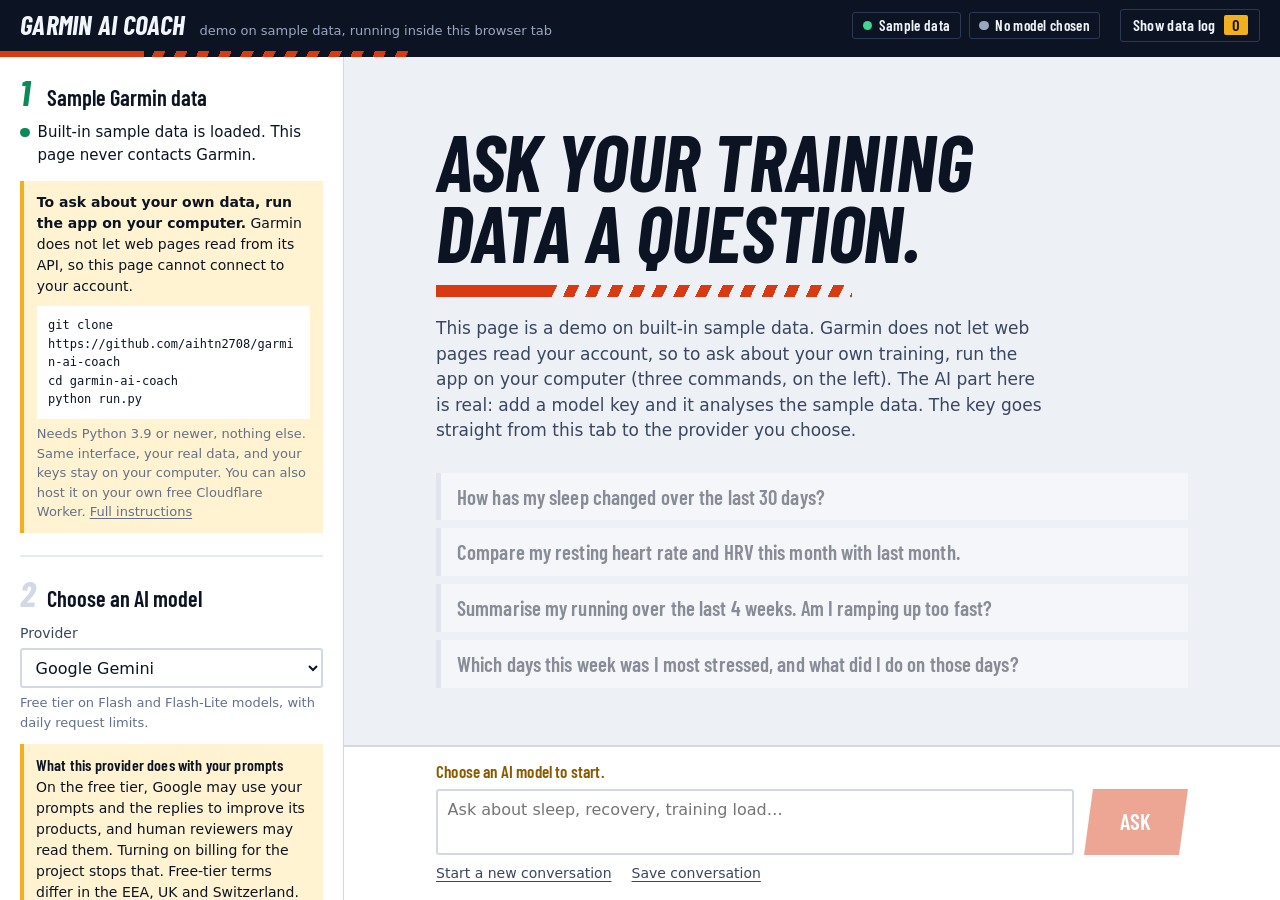
<file: index.html>
<!DOCTYPE html>
<html lang="en">
<head>
<meta charset="utf-8">
<meta name="viewport" content="width=device-width, initial-scale=1">
<meta name="referrer" content="no-referrer">
<!-- The browser enforces this list: the page can only load its own files and can only
     connect to its own address, the model providers below, and Ollama on this computer.
     Garmin is not listed, because Garmin refuses requests from web pages. On the
     Cloudflare version Garmin is reached through the page's own address. -->
<meta http-equiv="Content-Security-Policy" content="default-src 'none'; script-src 'self'; style-src 'self'; font-src 'self'; img-src 'self' data:; connect-src 'self' https://generativelanguage.googleapis.com https://openrouter.ai https://api.anthropic.com https://api.deepseek.com http://127.0.0.1:11434 http://localhost:11434; base-uri 'none'; form-action 'none'">
<title>Garmin AI Coach</title>
<link rel="icon" href="favicon.svg" type="image/svg+xml">
<link rel="stylesheet" href="style.css">
</head>
<body>
<header class="top">
  <div class="brand">
    <span class="brand-name">Garmin AI Coach</span>
    <span class="brand-where" id="brand-where">running on this computer only</span>
  </div>
  <nav class="tabs" aria-label="Sections">
    <button type="button" data-tab="setup">Setup</button>
    <button type="button" data-tab="chat" aria-current="true">Chat</button>
    <button type="button" data-tab="log">Log</button>
  </nav>
  <div class="top-status" id="top-status" aria-live="polite"></div>
  <button type="button" class="log-toggle" id="log-toggle" aria-expanded="false" aria-controls="panel-log">
    <span id="log-toggle-label">Show data log</span><span class="count" id="log-count">0</span>
  </button>
</header>
<div class="lane" aria-hidden="true"></div>

<main class="layout" data-view="chat" data-log="closed">
  <!-- ───────────── Setup ───────────── -->
  <aside class="setup" id="panel-setup" aria-label="Setup">
    <section class="unlock" id="unlock-box" hidden>
      <h2>Saved keys are locked</h2>
      <label for="unlock-pass">Passphrase</label>
      <input id="unlock-pass" type="password" autocomplete="off" spellcheck="false">
      <div class="row">
        <button type="button" class="primary" id="unlock-go">Unlock</button>
        <button type="button" id="unlock-forget">Forget saved keys</button>
      </div>
      <p class="error" id="unlock-error" role="alert" hidden></p>
    </section>
    <section class="step" id="step-garmin">
      <h2><span class="step-n">1</span><span id="garmin-title">Connect Garmin</span></h2>
      <div id="garmin-off">
        <div class="local-only">
          <label for="garmin-key">Garmin Personal API key</label>
          <input id="garmin-key" type="password" autocomplete="off" spellcheck="false" placeholder="Paste your key">
          <p class="hint">Create one in Garmin Connect under Settings, Personal API key.
            <a id="garmin-key-link" href="https://connect.garmin.com/app/settings/personalApiToken" target="_blank" rel="noopener noreferrer">Open the key page</a></p>
          <div class="row">
            <button type="button" class="primary" id="garmin-connect">Connect Garmin</button>
            <button type="button" id="garmin-saved" hidden>Use saved key</button>
          </div>
        </div>
        <button type="button" class="link" id="garmin-demo">Try it with sample data instead</button>
      </div>
      <div id="garmin-on" hidden>
        <p class="state-line"><span class="dot dot-local"></span><span id="garmin-state"></span></p>
        <button type="button" class="local-only" id="garmin-disconnect">Disconnect</button>
      </div>
      <div class="own-data browser-only">
        <p><b>To ask about your own data, run the app on your computer.</b>
          Garmin does not let web pages read from its API, so this page cannot connect to your account.</p>
        <pre>git clone https://github.com/aihtn2708/garmin-ai-coach
cd garmin-ai-coach
python run.py</pre>
        <p class="hint">Needs Python 3.9 or newer, nothing else. Same interface, your real data, and your keys stay on your computer.
          You can also host it on your own free Cloudflare Worker.
          <a href="https://github.com/aihtn2708/garmin-ai-coach#readme" target="_blank" rel="noopener noreferrer">Full instructions</a></p>
      </div>
      <p class="error" id="garmin-error" role="alert" hidden></p>
    </section>

    <section class="step" id="step-model">
      <h2><span class="step-n">2</span>Choose an AI model</h2>
      <label for="provider">Provider</label>
      <select id="provider"></select>
      <p class="hint" id="provider-cost"></p>
      <div class="notice" id="provider-notice">
        <p class="notice-title">What this provider does with your prompts</p>
        <p id="provider-data"></p>
        <a id="provider-terms" target="_blank" rel="noopener noreferrer">Read the terms</a>
      </div>
      <div id="provider-key-wrap">
        <label for="provider-key">API key</label>
        <input id="provider-key" type="password" autocomplete="off" spellcheck="false" placeholder="Paste your key">
        <p class="hint"><a id="provider-key-link" target="_blank" rel="noopener noreferrer">Get a key</a></p>
      </div>
      <label class="check" id="or-block-wrap" hidden>
        <input type="checkbox" id="or-block" checked>
        <span>Refuse hosts that may train on my prompts</span>
      </label>
      <button type="button" class="primary" id="load-models">Load models</button>
      <div id="model-wrap" hidden>
        <label for="model">Model</label>
        <select id="model"></select>
        <label class="check" id="paid-wrap" hidden>
          <input type="checkbox" id="show-paid">
          <span>Show paid models too</span>
        </label>
      </div>
      <p class="error" id="model-error" role="alert" hidden></p>
    </section>

    <section class="step" id="step-scope">
      <h2><span class="step-n">3</span>Decide what the AI may see</h2>
      <div id="categories" class="checks"></div>
      <fieldset class="levels">
        <legend>Filtering before anything is sent</legend>
        <label class="check"><input type="radio" name="level" value="balanced">
          <span><b>Balanced.</b> Removes account names, IDs, GPS and device details.</span></label>
        <label class="check"><input type="radio" name="level" value="strict">
          <span><b>Strict.</b> Also removes activity names, places and notes.</span></label>
      </fieldset>
    </section>

    <section class="step step-end">
      <h2 class="plain">Your keys</h2>
      <label class="check" id="remember-wrap" hidden>
        <input type="checkbox" id="remember">
        <span id="remember-label">Remember keys on this device</span>
      </label>
      <p class="hint" id="remember-off">Keys are held in memory and forgotten when you quit.</p>
      <div id="remember-on" hidden>
        <p class="hint" id="remember-how"></p>
        <div id="pass-wrap">
          <label for="remember-pass">Lock with a passphrase (optional)</label>
          <input id="remember-pass" type="password" autocomplete="off" spellcheck="false" placeholder="At least 8 characters">
          <button type="button" id="remember-lock">Lock saved keys</button>
        </div>
        <p class="error" id="remember-error" role="alert" hidden></p>
      </div>
      <div class="row">
        <button type="button" id="wipe">Forget everything</button>
        <button type="button" id="quit">Quit</button>
      </div>
      <p class="hint"><a href="https://github.com/aihtn2708/garmin-ai-coach/blob/main/SECURITY.md" target="_blank" rel="noopener noreferrer">How your keys and data are protected</a>.
        A personal project, not affiliated with Garmin. Not medical advice.</p>
    </section>
  </aside>

  <!-- ───────────── Chat ───────────── -->
  <section class="chat" id="panel-chat" aria-label="Chat">
    <div class="thread" id="thread">
      <div class="welcome" id="welcome">
        <h1>Ask your training data a question.</h1>
        <p id="welcome-text">Your Garmin data is fetched and filtered here. Only the figures needed to answer
          are sent to the model you choose. Open the data log to see every request that leaves this computer.</p>
        <div class="suggest" id="suggest"></div>
      </div>
    </div>
    <form class="composer" id="composer">
      <p class="need" id="need" role="status"></p>
      <div class="composer-row">
        <textarea id="question" rows="2" maxlength="4000" placeholder="Ask about sleep, recovery, training load…" aria-label="Your question"></textarea>
        <button type="submit" class="primary" id="ask">Ask</button>
      </div>
      <div class="composer-tools">
        <button type="button" class="link" id="new-chat">Start a new conversation</button>
        <button type="button" class="link" id="save-chat">Save conversation</button>
      </div>
    </form>
  </section>

  <!-- ───────────── Log ───────────── -->
  <aside class="log" id="panel-log" aria-label="Outbound request log">
    <div class="log-head">
      <h2>What left this computer</h2>
      <button type="button" class="link" id="log-hide">Hide</button>
    </div>
    <dl class="totals" id="totals"></dl>
    <ol class="entries" id="entries"></ol>
    <p class="hint" id="log-empty">Nothing yet. Every request to Garmin or to an AI provider will be listed here.</p>
    <button type="button" class="link" id="save-log">Save this log</button>
  </aside>
</main>

<dialog id="detail">
  <div class="dialog-inner">
    <h2 id="detail-title">Exactly what was sent</h2>
    <p class="hint" id="detail-sub"></p>
    <pre id="detail-body"></pre>
    <button type="button" class="primary" id="detail-close">Close</button>
  </div>
</dialog>

<script src="core.js"></script>
<script src="app.js"></script>
</body>
</html>
</file>
<file: style.css>
/* Garmin AI Coach. Nothing on this page comes from another computer: the one
   typeface (Barlow Condensed, SIL Open Font License) is served from fonts/.

   Colour has fixed jobs:
     orange-red  = act (buttons, the thing to press next)
     green       = stays on this computer / done
     yellow      = leaves this computer
     blue        = Garmin, your data source */

@font-face { font-family: "Barlow Condensed"; font-weight: 600; font-style: normal; font-display: swap; src: url(fonts/barlow-condensed-latin-600-normal.woff2) format("woff2"); unicode-range: U+0000-00FF, U+0131, U+0152-0153, U+02BB-02BC, U+02C6, U+02DA, U+02DC, U+0304, U+0308, U+0329, U+2000-206F, U+20AC, U+2122, U+2191, U+2193, U+2212, U+2215, U+FEFF, U+FFFD; }
@font-face { font-family: "Barlow Condensed"; font-weight: 600; font-style: normal; font-display: swap; src: url(fonts/barlow-condensed-latin-ext-600-normal.woff2) format("woff2"); unicode-range: U+0100-02BA, U+02BD-02C5, U+02C7-02CC, U+02CE-02D7, U+02DD-02FF, U+1D00-1DBF, U+1E00-1E9F, U+1EF2-1EFF, U+2020, U+20A0-20AB, U+20AD-20C0, U+2113, U+2C60-2C7F, U+A720-A7FF; }
@font-face { font-family: "Barlow Condensed"; font-weight: 600; font-style: normal; font-display: swap; src: url(fonts/barlow-condensed-vietnamese-600-normal.woff2) format("woff2"); unicode-range: U+0102-0103, U+0110-0111, U+0128-0129, U+0168-0169, U+01A0-01A1, U+01AF-01B0, U+0300-0301, U+0303, U+0309, U+0323, U+1EA0-1EF9, U+20AB; }
@font-face { font-family: "Barlow Condensed"; font-weight: 700; font-style: italic; font-display: swap; src: url(fonts/barlow-condensed-latin-700-italic.woff2) format("woff2"); unicode-range: U+0000-00FF, U+0131, U+0152-0153, U+02BB-02BC, U+02C6, U+02DA, U+02DC, U+0304, U+0308, U+0329, U+2000-206F, U+20AC, U+2122, U+2191, U+2193, U+2212, U+2215, U+FEFF, U+FFFD; }
@font-face { font-family: "Barlow Condensed"; font-weight: 700; font-style: italic; font-display: swap; src: url(fonts/barlow-condensed-latin-ext-700-italic.woff2) format("woff2"); unicode-range: U+0100-02BA, U+02BD-02C5, U+02C7-02CC, U+02CE-02D7, U+02DD-02FF, U+1D00-1DBF, U+1E00-1E9F, U+1EF2-1EFF, U+2020, U+20A0-20AB, U+20AD-20C0, U+2113, U+2C60-2C7F, U+A720-A7FF; }
@font-face { font-family: "Barlow Condensed"; font-weight: 700; font-style: italic; font-display: swap; src: url(fonts/barlow-condensed-vietnamese-700-italic.woff2) format("woff2"); unicode-range: U+0102-0103, U+0110-0111, U+0128-0129, U+0168-0169, U+01A0-01A1, U+01AF-01B0, U+0300-0301, U+0303, U+0309, U+0323, U+1EA0-1EF9, U+20AB; }

:root {
  color-scheme: light dark;
  --paper: #edf0f5;
  --surface: #ffffff;
  --ink: #0c1424;
  --ink-2: #3a4660;
  --ink-3: #64708a;
  --line: #d3d9e4;
  --line-soft: #e6eaf1;
  --band: #0c1424;
  --band-ink: #f2f5fb;
  --band-dim: #9aa6bf;
  --go: #d93a12;
  --go-hover: #b82e0b;
  --go-ink: #ffffff;
  --local: #0b8a57;
  --local-wash: #ddf3e8;
  --out: #8a5a00;
  --out-mark: #f2b01e;
  --out-wash: #fff3d1;
  --garmin: #1d5fd6;
  --danger: #b3261e;
  --s1: #2a78d6; --s2: #eb6834; --s3: #1baf7a; --s4: #eda100;
  --display: "Barlow Condensed", "Arial Narrow", "Roboto Condensed", Impact, sans-serif;
  --sans: Seravek, "Gill Sans Nova", Ubuntu, Calibri, "DejaVu Sans", source-sans-pro, sans-serif;
  --mono: ui-monospace, "Cascadia Mono", Menlo, Consolas, monospace;
  --lean: 9px;  /* how far the forward-leaning shapes lean */
}
@media (prefers-color-scheme: dark) {
  :root {
    --paper: #080e1c;
    --surface: #0f182c;
    --ink: #edf1f9;
    --ink-2: #b4bed3;
    --ink-3: #8590a8;
    --line: #26324c;
    --line-soft: #1a2540;
    --band: #050a15;
    --go: #f2491f;
    --go-hover: #ff6238;
    --local: #3dd694;
    --local-wash: #0f2b22;
    --out: #ffc84a;
    --out-mark: #ffc84a;
    --out-wash: #2e240b;
    --garmin: #77aeff;
    --danger: #ff8a80;
    --s1: #3987e5; --s2: #d95926; --s3: #199e70; --s4: #c98500;
  }
}

* { box-sizing: border-box; }
html, body { height: 100%; }
body {
  margin: 0;
  font: 16px/1.5 var(--sans);
  color: var(--ink);
  background: var(--paper);
  display: flex;
  flex-direction: column;
}
h1, h2 { font-family: var(--display); margin: 0; text-wrap: balance; }
p { margin: 0; }
a { color: inherit; text-underline-offset: 0.18em; }
[hidden] { display: none !important; }
:focus-visible { outline: 3px solid var(--garmin); outline-offset: 2px; }

/* ── top band ────────────────────────────────────────────── */
.top {
  display: flex;
  align-items: center;
  gap: 1.25rem;
  padding: 0.55rem 1.25rem;
  background: var(--band);
  color: var(--band-ink);
}
.brand { display: flex; align-items: baseline; gap: 0.9rem; min-width: 0; }
.brand-name {
  font: italic 700 1.7rem/1 var(--display);
  text-transform: uppercase;
  letter-spacing: 0.01em;
  white-space: nowrap;
}
.brand-where { color: var(--band-dim); font-size: 0.8125rem; overflow: hidden; text-overflow: ellipsis; white-space: nowrap; }
.top-status { margin-left: auto; display: flex; gap: 0.5rem; flex-wrap: wrap; justify-content: flex-end; }
.chip {
  display: inline-flex; align-items: center; gap: 0.4rem;
  font: 600 0.9375rem/1 var(--display); letter-spacing: 0.02em;
  padding: 0.3rem 0.6rem; border: 1px solid #2b3856; border-radius: 3px; color: var(--band-ink);
  max-width: 22rem; overflow: hidden; text-overflow: ellipsis; white-space: nowrap;
}
.chip .dot { background: var(--band-dim); }
.chip.on .dot { background: #3dd694; }
.log-toggle {
  display: inline-flex; align-items: center; gap: 0.5rem;
  font: 600 1rem/1 var(--display); letter-spacing: 0.02em;
  color: var(--band-ink); background: transparent;
  border: 1px solid #2b3856; border-radius: 3px; padding: 0.35rem 0.7rem; white-space: nowrap;
}
.log-toggle:hover, .log-toggle[aria-expanded="true"] { border-color: var(--out-mark); background: transparent; color: var(--band-ink); }
.log-toggle .count {
  min-width: 1.5rem; padding: 0.12rem 0.35rem; text-align: center; border-radius: 2px;
  background: #f2b01e; color: #0c1424; font-variant-numeric: tabular-nums;
}
.tabs { display: none; gap: 0.25rem; }
.tabs button {
  font: 600 1.0625rem/1 var(--display); letter-spacing: 0.02em;
  border: 0; border-bottom: 3px solid transparent; border-radius: 0;
  background: none; color: var(--band-dim); padding: 0.35rem 0.6rem;
}
.tabs button:hover { background: none; color: var(--band-ink); }
.tabs button[aria-current="true"] { color: var(--band-ink); border-bottom-color: var(--go); }

/* The lane line under the band: solid where you start, breaking into motion. */
.lane {
  height: 6px; flex: none;
  background:
    linear-gradient(90deg, var(--go) 0 9rem, transparent 9rem),
    repeating-linear-gradient(115deg, var(--go) 0 10px, transparent 10px 20px);
  background-size: 100% 100%, 26rem 100%;
  background-repeat: no-repeat;
  background-color: var(--band);
}

/* ── layout ──────────────────────────────────────────────── */
.layout {
  flex: 1;
  min-height: 0;
  display: grid;
  grid-template-columns: 21.5rem minmax(0, 1fr);
}
.layout[data-log="open"] { grid-template-columns: 21.5rem minmax(0, 1fr) 21rem; }
.layout[data-log="closed"] > .log { display: none; }
.setup, .log { overflow-y: auto; padding: 1.25rem; background: var(--surface); }
.setup { border-right: 1px solid var(--line); }
.chat { display: flex; flex-direction: column; min-height: 0; }

/* ── controls ────────────────────────────────────────────── */
label { display: block; font-size: 0.875rem; color: var(--ink-2); margin: 0.8rem 0 0.25rem; }
input[type="password"], select, textarea {
  width: 100%;
  font: inherit;
  color: var(--ink);
  background: var(--surface);
  border: 2px solid var(--line);
  border-radius: 3px;
  padding: 0.45rem 0.6rem;
}
input[type="password"]:focus, select:focus, textarea:focus { border-color: var(--ink); outline: none; }
input[type="password"]:focus-visible, select:focus-visible, textarea:focus-visible { outline: 3px solid var(--garmin); outline-offset: 1px; }
input[type="password"] { font-family: var(--mono); font-size: 0.875rem; }
button {
  font: 600 1.0625rem/1.15 var(--display);
  letter-spacing: 0.02em;
  color: var(--ink);
  background: transparent;
  border: 2px solid var(--ink);
  border-radius: 3px;
  padding: 0.42rem 0.9rem;
  cursor: pointer;
}
button:hover { background: var(--ink); color: var(--surface); }
button:disabled { opacity: 0.45; cursor: not-allowed; }
button:disabled:hover { background: transparent; color: var(--ink); }
/* The button to press next leans forward. */
button.primary {
  text-transform: uppercase;
  font-size: 1.125rem;
  letter-spacing: 0.04em;
  color: var(--go-ink);
  background: var(--go);
  border: 0;
  border-radius: 0;
  padding: 0.6rem 1.5rem;
  clip-path: polygon(var(--lean) 0, 100% 0, calc(100% - var(--lean)) 100%, 0 100%);
}
button.primary:hover { background: var(--go-hover); color: var(--go-ink); }
button.primary:disabled:hover { background: var(--go); }
button.primary:focus-visible { outline: none; box-shadow: inset 0 0 0 3px var(--go), inset 0 0 0 6px #ffffff; }
button.link {
  font: inherit; letter-spacing: 0;
  border: 0; padding: 0; background: none; color: var(--ink-2);
  text-decoration: underline; text-underline-offset: 0.18em; font-size: 0.875rem;
}
button.link:hover { color: var(--go); background: none; }
.row { display: flex; flex-wrap: wrap; align-items: center; gap: 0.6rem; margin: 0.8rem 0 0.6rem; }
.hint { font-size: 0.8125rem; color: var(--ink-3); margin-top: 0.35rem; }
.error {
  margin-top: 0.6rem; font-size: 0.875rem; color: var(--danger);
  border-left: 4px solid var(--danger); padding-left: 0.6rem; overflow-wrap: anywhere;
}
.check { display: flex; gap: 0.55rem; align-items: flex-start; margin: 0.5rem 0 0; color: var(--ink); font-size: 0.9375rem; cursor: pointer; }
.check input { margin-top: 0.3rem; accent-color: var(--go); }
.check small { display: block; color: var(--ink-3); font-size: 0.8125rem; }

/* ── things shown in only one of the versions ────────────── */
.browser-only { display: none; }
.mode-browser .browser-only { display: block; }
.mode-browser .local-only { display: none; }
.own-data { margin-top: 0.9rem; padding: 0.7rem 0.8rem; font-size: 0.875rem; background: var(--out-wash); border-left: 4px solid var(--out-mark); }
.own-data pre { margin: 0.6rem 0 0; padding: 0.6rem 0.7rem; background: var(--surface); font: 0.75rem/1.55 var(--mono); white-space: pre-wrap; overflow-wrap: anywhere; user-select: all; }

/* ── setup: three lanes ──────────────────────────────────── */
.step { padding-bottom: 1.4rem; margin-bottom: 1.3rem; border-bottom: 2px solid var(--line-soft); }
.step h2, .unlock h2 { font-weight: 600; font-size: 1.4rem; line-height: 1.1; display: flex; align-items: baseline; gap: 0.6rem; }
.step-n {
  font: italic 700 2.3rem/0.8 var(--display);
  color: var(--line);
  min-width: 1.1rem;
  transition: color 0.2s;
}
.step.done .step-n { color: var(--local); }
.step-end { border-bottom: 0; margin-bottom: 0; }
.step h2.plain { font-size: 1.2rem; }
.state-line { margin: 0.75rem 0; font-size: 0.9375rem; display: flex; gap: 0.5rem; align-items: baseline; }
.dot { width: 0.6rem; height: 0.6rem; border-radius: 50%; flex: none; display: inline-block; }
.dot-local { background: var(--local); }
.notice {
  margin-top: 0.75rem; padding: 0.65rem 0.75rem;
  font-size: 0.875rem; background: var(--local-wash); border-left: 4px solid var(--local);
}
.notice.caution { background: var(--out-wash); border-left-color: var(--out-mark); }
.notice-title { font: 600 1rem/1.2 var(--display); letter-spacing: 0.01em; margin-bottom: 0.2rem; }
.notice a { display: inline-block; margin-top: 0.3rem; font-size: 0.8125rem; }
.levels { border: 0; padding: 0; margin: 1rem 0 0; }
.levels legend { font-size: 0.875rem; color: var(--ink-2); padding: 0; }
#load-models { margin-top: 0.9rem; }
.unlock { padding: 0.9rem; margin-bottom: 1.3rem; background: var(--out-wash); border-left: 4px solid var(--out-mark); }
#pass-wrap button { margin-top: 0.6rem; }

/* ── chat ────────────────────────────────────────────────── */
.thread { flex: 1; overflow-y: auto; padding: 2rem clamp(1rem, 4vw, 3rem) 1rem; }
.thread > * { max-width: 47rem; margin-inline: auto; }
.welcome { padding-top: 4vh; }
.welcome h1 {
  font: italic 700 clamp(2.9rem, 6.2vw, 5.2rem)/0.9 var(--display);
  text-transform: uppercase;
  letter-spacing: -0.005em;
}
/* Start line: a solid block that breaks into stripes, the same mark as the lane above. */
.welcome h1::after {
  content: ""; display: block; height: 12px; margin-top: 1.1rem; max-width: 26rem;
  background:
    linear-gradient(90deg, var(--go) 0 7rem, transparent 7rem),
    repeating-linear-gradient(115deg, var(--go) 0 10px, transparent 10px 20px);
}
.welcome p { margin-top: 1.2rem; color: var(--ink-2); max-width: 38rem; font-size: 1.0625rem; }
.suggest { margin-top: 1.8rem; display: grid; gap: 0.5rem; }
.suggest button {
  text-align: left;
  font: 600 1.3rem/1.15 var(--display); letter-spacing: 0.005em;
  border: 0; border-left: 5px solid var(--line); border-radius: 0;
  background: var(--surface); color: var(--ink);
  padding: 0.75rem 1rem;
  transition: border-color 0.12s, padding-left 0.12s;
}
.suggest button:hover:not(:disabled) { border-left-color: var(--go); padding-left: 1.4rem; background: var(--surface); color: var(--ink); }
.suggest button:disabled:hover { color: var(--ink); background: var(--surface); }
@media (prefers-reduced-motion: reduce) { .suggest button, .step-n { transition: none; } }

.msg { margin-bottom: 1.8rem; }
.msg-who { font: 600 0.9375rem/1 var(--display); letter-spacing: 0.06em; text-transform: uppercase; color: var(--ink-3); margin-bottom: 0.35rem; }
.msg.bot .msg-who { color: var(--go); }
.msg.user .msg-text {
  font: 600 1.6rem/1.15 var(--display);
  border-left: 5px solid var(--ink); padding-left: 0.85rem; white-space: pre-wrap;
}
.msg.bot { background: var(--surface); padding: 1.1rem 1.2rem; border-top: 3px solid var(--ink); }
.msg.bot .body > * + * { margin-top: 0.7rem; }
.msg.bot h3, .msg.bot h4 { font: 600 1.3rem/1.15 var(--display); margin: 1rem 0 0; }
.msg.bot ul, .msg.bot ol { margin: 0.7rem 0 0; padding-left: 1.3rem; }
.msg.bot li + li { margin-top: 0.25rem; }
.msg.bot code { font-family: var(--mono); font-size: 0.875em; background: var(--paper); padding: 0.05em 0.3em; }
.msg.bot pre { background: var(--paper); padding: 0.75rem; overflow-x: auto; font: 0.8125rem/1.45 var(--mono); }
.table-scroll { overflow-x: auto; }
.msg.bot table, .chart table { border-collapse: collapse; font-size: 0.9375rem; font-variant-numeric: tabular-nums; }
.msg.bot th, .msg.bot td, .chart th, .chart td { text-align: left; padding: 0.3rem 0.9rem 0.3rem 0; border-bottom: 1px solid var(--line-soft); }
.msg.bot th, .chart th { font: 600 1rem/1.2 var(--display); letter-spacing: 0.02em; border-bottom: 2px solid var(--ink); }

.steps { list-style: none; margin: 0 0 0.8rem; padding: 0; font-size: 0.875rem; color: var(--ink-2); }
.steps li { display: flex; gap: 0.5rem; align-items: baseline; padding: 0.12rem 0; }
.steps .mark { width: 0.55rem; height: 0.55rem; flex: none; transform: skewX(-14deg); }
.steps .mark.garmin { background: var(--garmin); }
.steps .mark.model { background: var(--out-mark); }
.steps .mark.local { background: var(--local); }
.steps .bad { color: var(--danger); }
.working { color: var(--ink-3); font: 600 1.0625rem/1.2 var(--display); letter-spacing: 0.02em; }
.working::after { content: "…"; animation: blink 1.2s steps(2, start) infinite; }
@keyframes blink { 50% { opacity: 0; } }
@media (prefers-reduced-motion: reduce) { .working::after { animation: none; } }
.usage { margin-top: 0.7rem; font-size: 0.8125rem; color: var(--ink-3); display: flex; flex-wrap: wrap; gap: 0.3rem 1rem; align-items: baseline; }

/* ── charts ──────────────────────────────────────────────── */
.chart { margin: 1rem 0; padding: 0.9rem 1rem 0.75rem; border: 2px solid var(--line); position: relative; }
.chart-title { font: 600 1.3rem/1.15 var(--display); }
.chart-unit { font-size: 0.8125rem; color: var(--ink-3); }
.legend { display: flex; flex-wrap: wrap; gap: 0.2rem 1rem; margin-top: 0.4rem; font-size: 0.875rem; color: var(--ink-2); }
.legend span { display: inline-flex; align-items: center; gap: 0.4rem; }
.swatch { width: 0.75rem; height: 0.75rem; border-radius: 2px; }
.chart svg { display: block; width: 100%; height: auto; margin-top: 0.4rem; overflow: visible; }
.chart .grid { stroke: var(--line-soft); stroke-width: 1; }
.chart .axis { stroke: var(--line); stroke-width: 1; }
.chart text { font: 11px var(--sans); fill: var(--ink-3); font-variant-numeric: tabular-nums; }
.chart text.end-label { fill: var(--ink-2); font-size: 12px; }
.chart .line { fill: none; stroke-width: 2; stroke-linejoin: round; stroke-linecap: round; }
.chart .pt { stroke: var(--surface); stroke-width: 2; }
.chart .cross { stroke: var(--ink-3); stroke-width: 1; stroke-dasharray: 3 3; visibility: hidden; }
.c1 { stroke: var(--s1); fill: var(--s1); background: var(--s1); }
.c2 { stroke: var(--s2); fill: var(--s2); background: var(--s2); }
.c3 { stroke: var(--s3); fill: var(--s3); background: var(--s3); }
.c4 { stroke: var(--s4); fill: var(--s4); background: var(--s4); }
.chart .line.c1, .chart .line.c2, .chart .line.c3, .chart .line.c4 { fill: none; }
.chart .bar { stroke: none; }
.tip {
  position: absolute; pointer-events: none; visibility: hidden; z-index: 2;
  background: #0c1424; color: #f2f5fb; border-radius: 3px;
  padding: 0.4rem 0.6rem; font-size: 0.8125rem; line-height: 1.4; white-space: nowrap;
  font-variant-numeric: tabular-nums;
}
.tip b { font: 600 1rem/1.2 var(--display); letter-spacing: 0.02em; }
.tip .swatch { display: inline-block; margin-right: 0.35rem; }
.chart-tools { margin-top: 0.4rem; }
.chart .table-scroll { margin-top: 0.6rem; max-height: 16rem; overflow: auto; }

/* ── composer ────────────────────────────────────────────── */
.composer { border-top: 2px solid var(--line); background: var(--surface); padding: 0.85rem clamp(1rem, 4vw, 3rem) 1rem; }
.composer > * { max-width: 47rem; margin-inline: auto; }
.composer-row { display: flex; gap: 0.6rem; align-items: stretch; }
.composer textarea { resize: none; min-height: 3.3rem; }
.composer .primary { min-width: 6.5rem; font-size: 1.4rem; }
.composer-tools { display: flex; gap: 1.25rem; margin-top: 0.5rem; }
.need { font: 600 1.0625rem/1.2 var(--display); letter-spacing: 0.01em; color: var(--out); margin-bottom: 0.45rem; }
.need:empty { display: none; }

/* ── data log (hidden until asked for) ───────────────────── */
.log { border-left: 1px solid var(--line); font-variant-numeric: tabular-nums; }
.log-head { display: flex; align-items: baseline; justify-content: space-between; gap: 1rem; }
.log h2 { font-weight: 600; font-size: 1.4rem; line-height: 1.1; }
.totals { margin: 0.9rem 0 0; display: grid; grid-template-columns: 1fr auto; gap: 0.25rem 1rem; font-size: 0.875rem; }
.totals dt { color: var(--ink-2); display: flex; gap: 0.45rem; align-items: baseline; }
.totals dd { margin: 0; text-align: right; font: 600 1rem/1.3 var(--display); }
.entries { list-style: none; margin: 1rem 0 0; padding: 0; }
.entries li { border-top: 1px dashed var(--line); padding: 0.55rem 0; font-size: 0.8125rem; }
.entry-head { display: flex; gap: 0.45rem; align-items: baseline; }
.entry-host { font: 600 1rem/1.2 var(--display); letter-spacing: 0.01em; overflow-wrap: anywhere; }
.entry-time { margin-left: auto; color: var(--ink-3); white-space: nowrap; }
.entry-path { color: var(--ink-2); font-family: var(--mono); font-size: 0.75rem; overflow-wrap: anywhere; margin-top: 0.15rem; }
.entry-meta { color: var(--ink-3); margin-top: 0.15rem; }
.entry-meta .bad { color: var(--danger); }
.sq { width: 0.55rem; height: 0.55rem; flex: none; display: inline-block; transform: skewX(-14deg); }
.sq.garmin, .sq.garmin-relay { background: var(--garmin); }
.sq.model { background: var(--out-mark); }
.sq.local-model { background: var(--local); }
#save-log { margin-top: 0.75rem; }
#log-empty { margin-top: 1rem; }

/* ── dialog ──────────────────────────────────────────────── */
dialog {
  width: min(52rem, 92vw); max-height: 86vh; padding: 0;
  border: 0; border-top: 6px solid var(--out-mark);
  background: var(--surface); color: var(--ink);
}
dialog::backdrop { background: rgb(5 10 21 / 0.65); }
.dialog-inner { padding: 1.25rem; display: flex; flex-direction: column; max-height: 86vh; }
dialog h2 { font-weight: 600; font-size: 1.6rem; }
dialog pre {
  flex: 1; overflow: auto; margin: 0.9rem 0; padding: 0.85rem;
  background: var(--paper);
  font: 0.75rem/1.5 var(--mono); white-space: pre-wrap; overflow-wrap: anywhere;
}
dialog .primary { align-self: flex-end; }

/* ── narrow screens: one panel at a time ─────────────────── */
@media (max-width: 62rem) {
  .tabs { display: flex; margin-left: auto; }
  .top { flex-wrap: wrap; row-gap: 0.3rem; padding: 0.5rem 0.9rem; }
  .top-status, .brand-where, .log-toggle, #log-hide { display: none; }
  .brand-name { font-size: 1.45rem; }
  .layout, .layout[data-log="open"] { grid-template-columns: minmax(0, 1fr); }
  .layout > *, .layout[data-log="closed"] > .log { display: none; border: 0; }
  .layout[data-view="setup"] > .setup,
  .layout[data-view="log"] > .log { display: block; }
  .layout[data-view="chat"] > .chat { display: flex; }
  .msg.user .msg-text { font-size: 1.4rem; }
}
</file>
